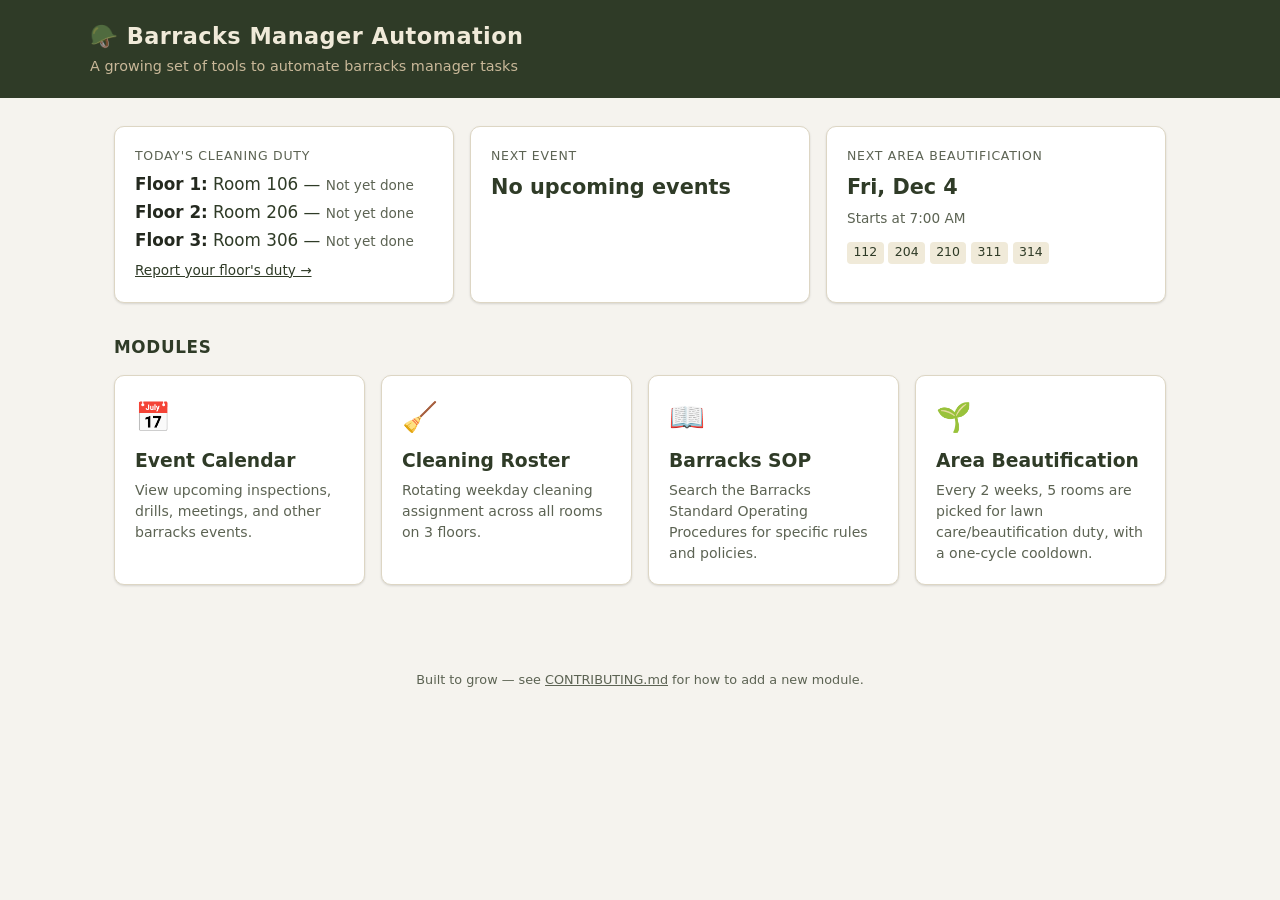
<file: index.html>
<!DOCTYPE html>
<html lang="en">
<head>
  <meta charset="UTF-8" />
  <meta name="viewport" content="width=device-width, initial-scale=1.0" />
  <title>Barracks Manager Automation</title>
  <link rel="stylesheet" href="assets/css/style.css" />
</head>
<body>
  <header class="site-header">
    <div class="header-inner">
      <div>
        <h1>🪖 Barracks Manager Automation</h1>
        <p class="tagline">A growing set of tools to automate barracks manager tasks</p>
      </div>
    </div>
  </header>

  <main>
    <div class="today-grid" id="todayGrid">
      <div class="card today-card">
        <p class="label">Today's cleaning duty</p>
        <ul class="duty-summary" id="todayDuty"><li>Loading…</li></ul>
      </div>
      <div class="card today-card">
        <p class="label">Next event</p>
        <p class="value" id="nextEventTitle">Loading…</p>
        <p class="sub" id="nextEventSub"></p>
      </div>
      <div class="card today-card">
        <p class="label">Next area beautification</p>
        <p class="value" id="beautDate">Loading…</p>
        <p class="sub" id="beautSub"></p>
        <div class="beaut-mini-pills" id="beautRooms"></div>
      </div>
    </div>

    <h2 class="section-title">Modules</h2>
    <div class="module-grid" id="moduleGrid"></div>
  </main>

  <footer class="site-footer">
    <p>Built to grow — see <a href="CONTRIBUTING.md">CONTRIBUTING.md</a> for how to add a new module.</p>
  </footer>

  <script src="modules/roster/roster-logic.js"></script>
  <script src="modules/beautification/beautification-logic.js"></script>
  <script src="assets/js/dashboard.js"></script>
</body>
</html>
</file>
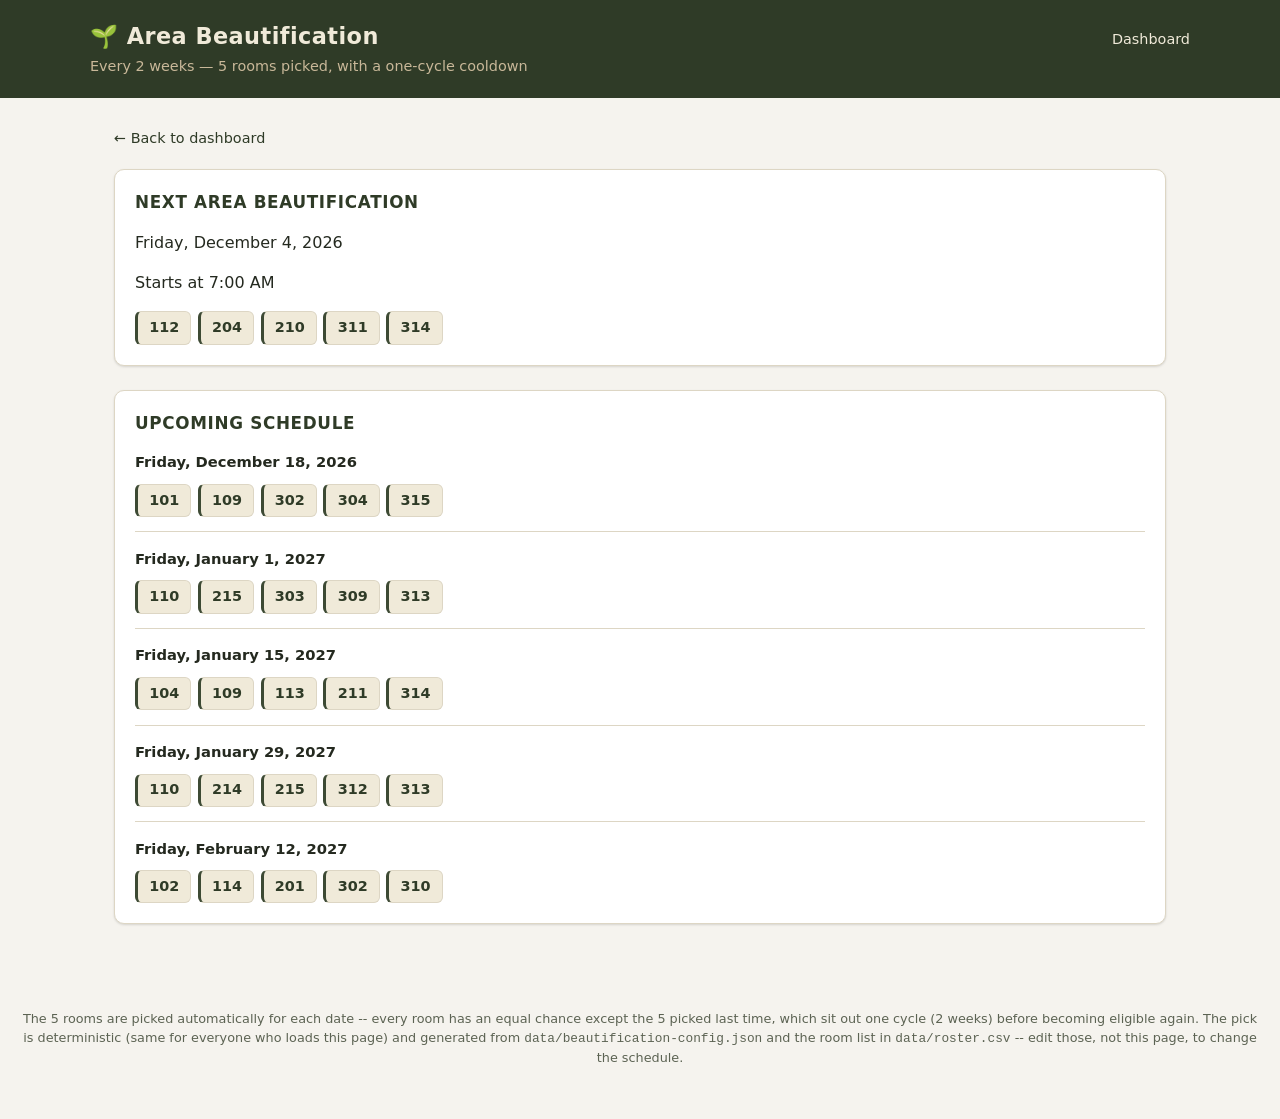
<file: modules/beautification/index.html>
<!DOCTYPE html>
<html lang="en">
<head>
  <meta charset="UTF-8" />
  <meta name="viewport" content="width=device-width, initial-scale=1.0" />
  <title>Area Beautification — Barracks Manager Automation</title>
  <link rel="stylesheet" href="../../assets/css/style.css" />
</head>
<body>
  <header class="site-header">
    <div class="header-inner">
      <div>
        <h1>🌱 Area Beautification</h1>
        <p class="tagline">Every 2 weeks — 5 rooms picked, with a one-cycle cooldown</p>
      </div>
      <nav><a href="../../index.html">Dashboard</a></nav>
    </div>
  </header>

  <main>
    <a class="back-link" href="../../index.html">&larr; Back to dashboard</a>

    <div class="card" style="margin-bottom:1.5rem;">
      <h2 class="section-title">Next area beautification</h2>
      <p class="value" id="beautNextDate">Loading…</p>
      <p class="sub" id="beautNextTime"></p>
      <div class="beaut-room-pills" id="beautNextRooms"></div>
    </div>

    <div class="card">
      <h2 class="section-title">Upcoming schedule</h2>
      <ul class="beaut-schedule-list" id="beautSchedule"></ul>
    </div>
  </main>

  <footer class="site-footer">
    <p>The 5 rooms are picked automatically for each date -- every room has an equal chance except the 5 picked last time, which sit out one cycle (2 weeks) before becoming eligible again. The pick is deterministic (same for everyone who loads this page) and generated from <code>data/beautification-config.json</code> and the room list in <code>data/roster.csv</code> -- edit those, not this page, to change the schedule.</p>
  </footer>

  <script src="beautification-logic.js"></script>
  <script src="beautification.js"></script>
</body>
</html>
</file>
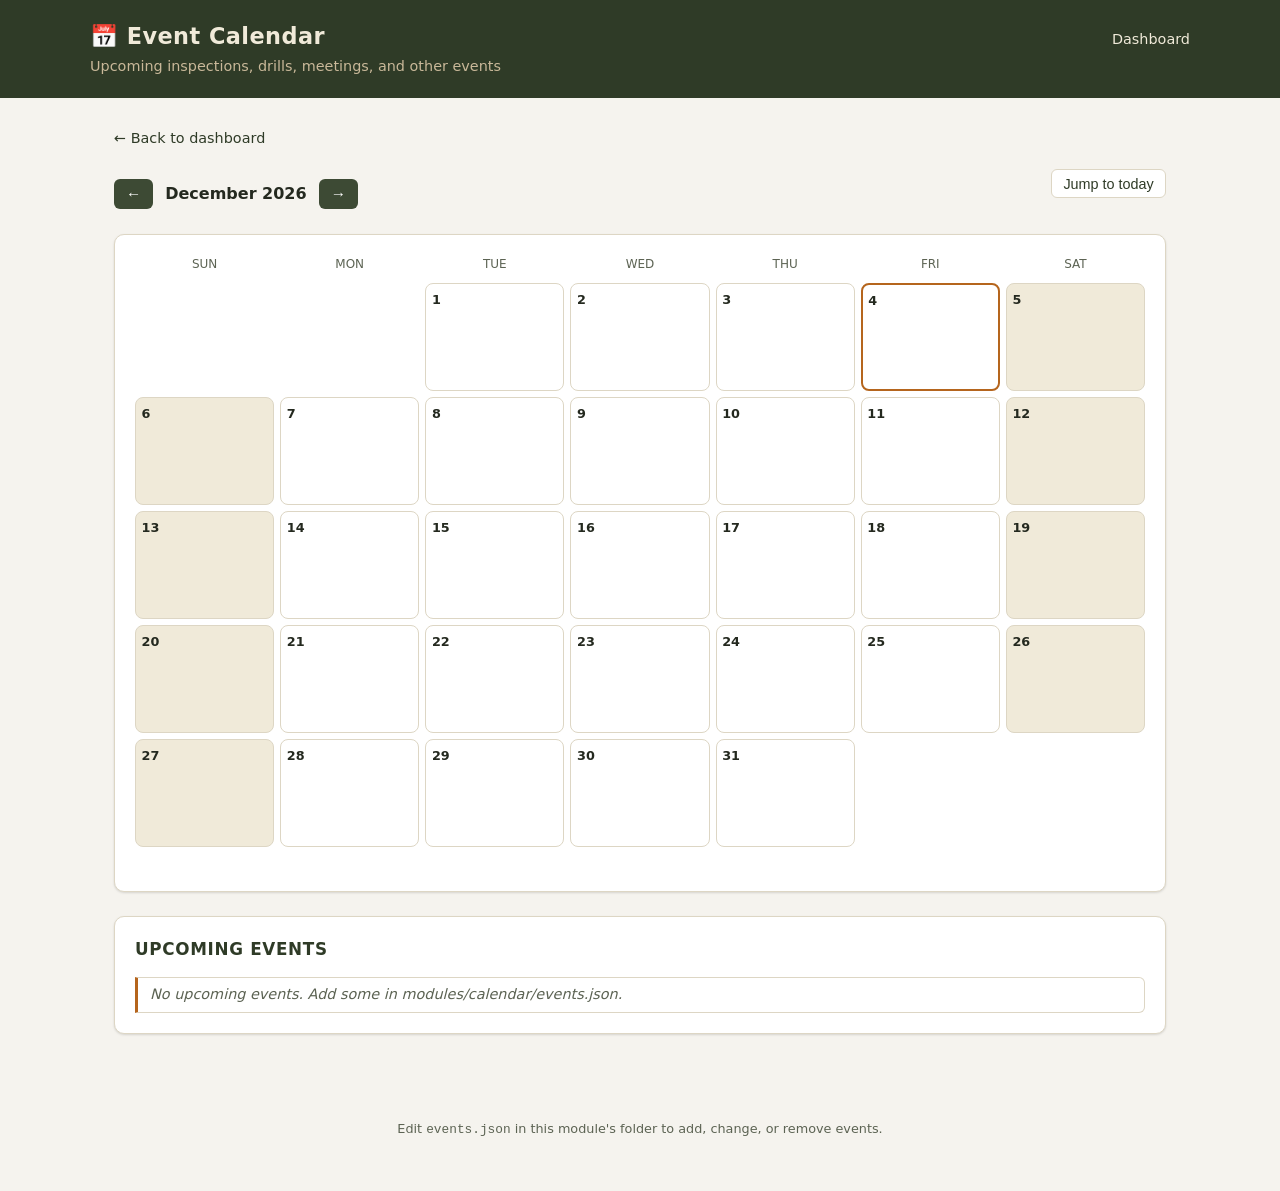
<file: modules/calendar/index.html>
<!DOCTYPE html>
<html lang="en">
<head>
  <meta charset="UTF-8" />
  <meta name="viewport" content="width=device-width, initial-scale=1.0" />
  <title>Event Calendar — Barracks Manager Automation</title>
  <link rel="stylesheet" href="../../assets/css/style.css" />
</head>
<body>
  <header class="site-header">
    <div class="header-inner">
      <div>
        <h1>📅 Event Calendar</h1>
        <p class="tagline">Upcoming inspections, drills, meetings, and other events</p>
      </div>
      <nav><a href="../../index.html">Dashboard</a></nav>
    </div>
  </header>

  <main>
    <a class="back-link" href="../../index.html">&larr; Back to dashboard</a>

    <div class="module-header">
      <div class="month-nav">
        <button id="prevMonth" aria-label="Previous month">&larr;</button>
        <span class="month-label" id="monthLabel"></span>
        <button id="nextMonth" aria-label="Next month">&rarr;</button>
      </div>
      <button id="todayBtn" class="back-link" style="border:1px solid var(--border); border-radius:6px; padding:0.35rem 0.7rem; background:var(--card-bg); cursor:pointer;">Jump to today</button>
    </div>

    <div class="card" style="margin-bottom:1.5rem;">
      <div class="calendar-grid" id="calendarGrid"></div>
    </div>

    <div id="detailPanel"></div>

    <div class="card">
      <h2 class="section-title">Upcoming events</h2>
      <ul class="event-list" id="upcomingList"></ul>
    </div>
  </main>

  <footer class="site-footer">
    <p>Edit <code>events.json</code> in this module's folder to add, change, or remove events.</p>
  </footer>

  <script src="calendar.js"></script>
</body>
</html>
</file>
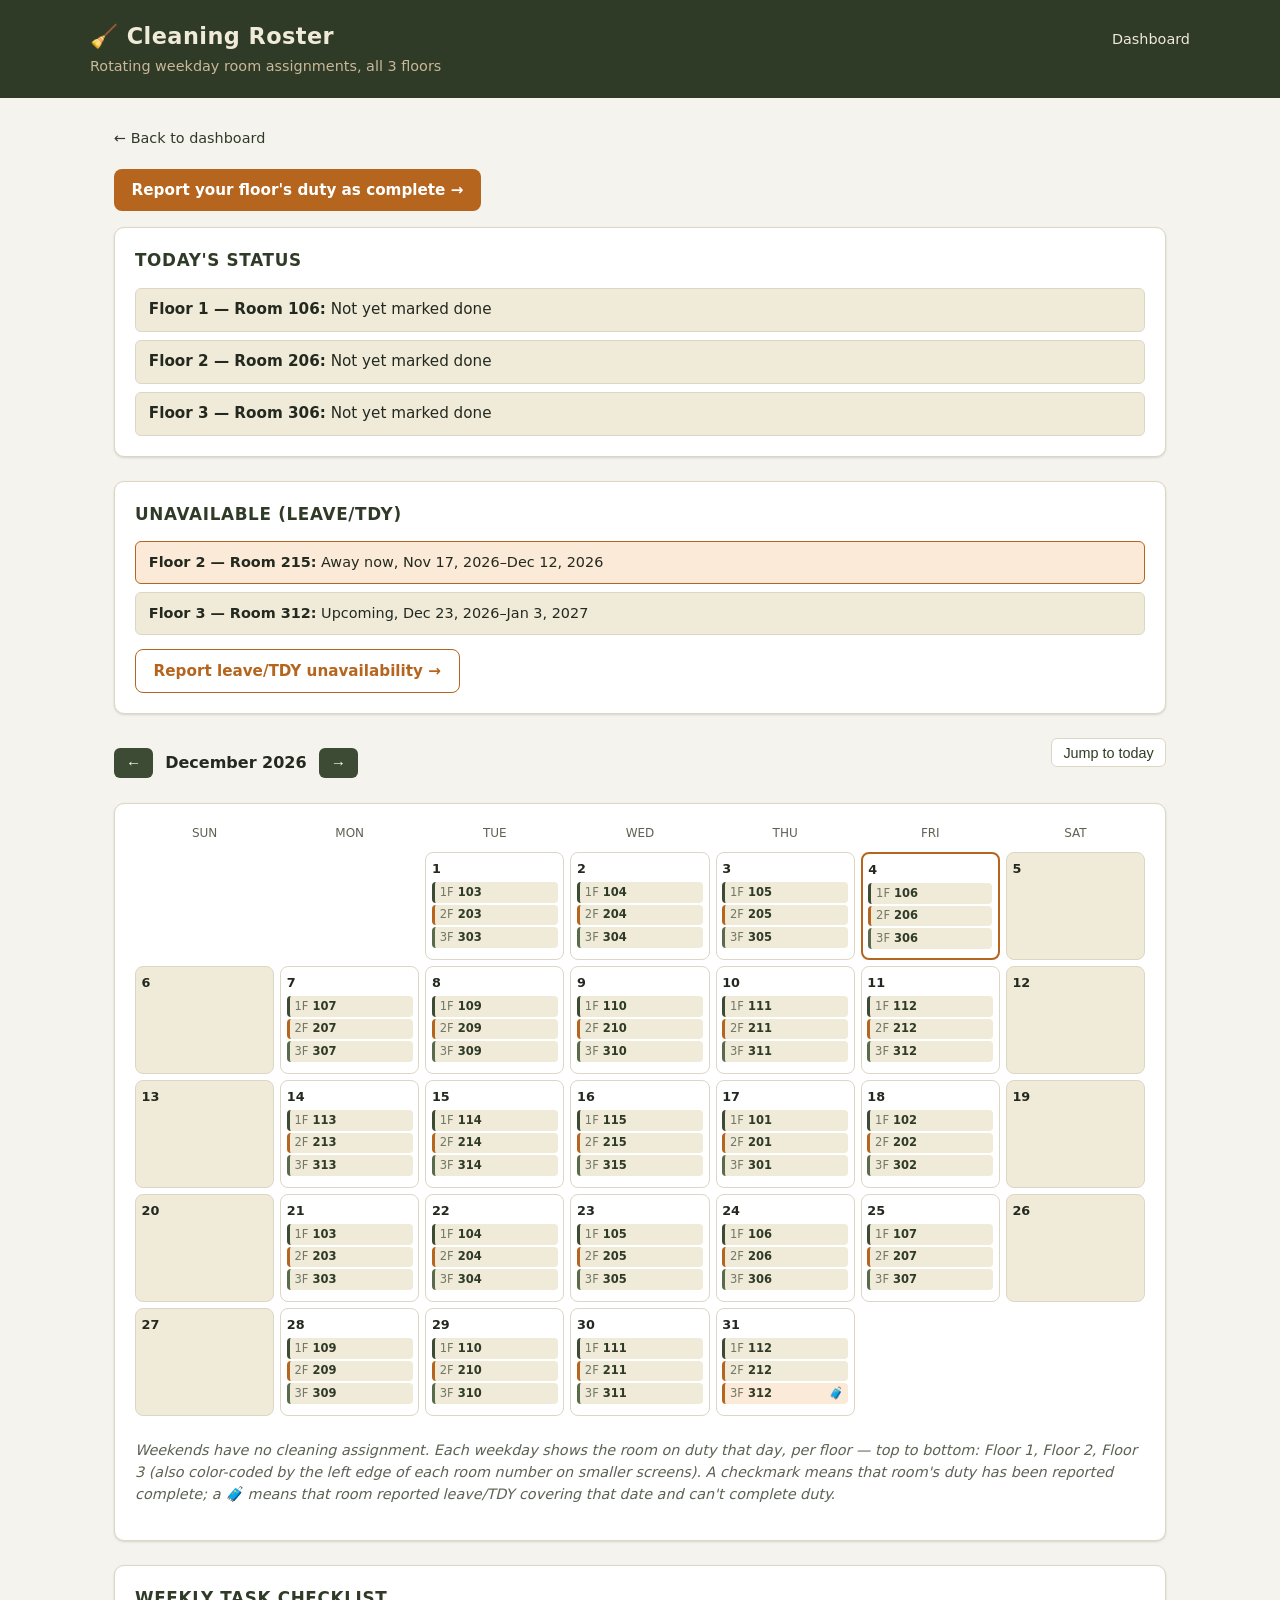
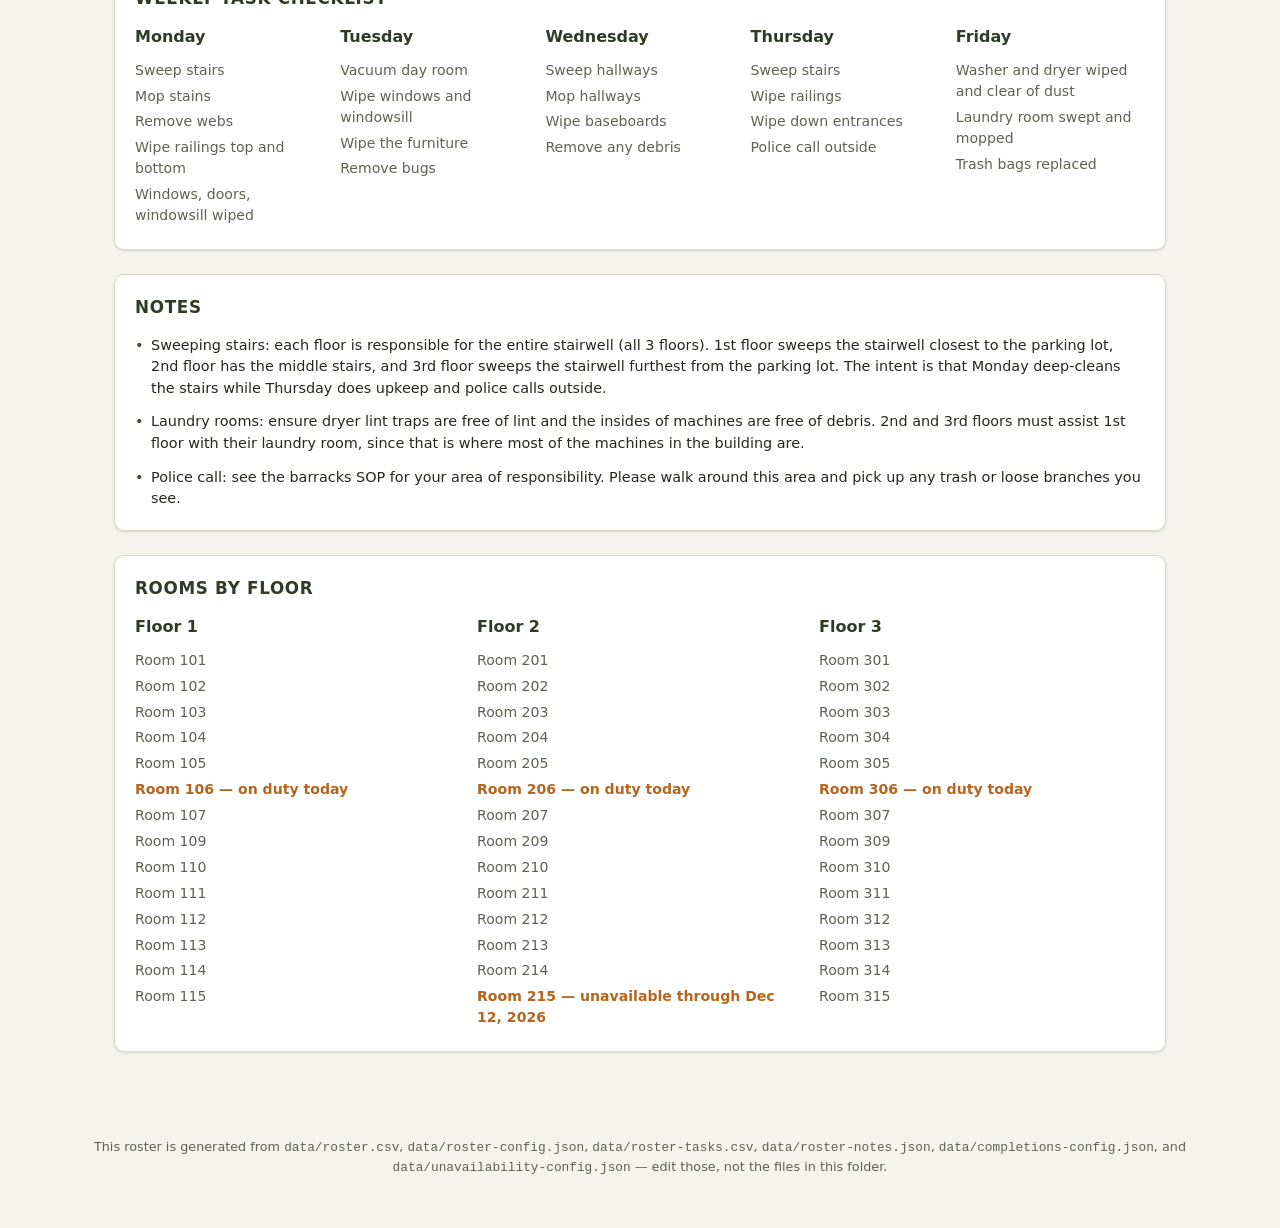
<file: modules/roster/index.html>
<!DOCTYPE html>
<html lang="en">
<head>
  <meta charset="UTF-8" />
  <meta name="viewport" content="width=device-width, initial-scale=1.0" />
  <title>Cleaning Roster — Barracks Manager Automation</title>
  <link rel="stylesheet" href="../../assets/css/style.css" />
</head>
<body>
  <header class="site-header">
    <div class="header-inner">
      <div>
        <h1>🧹 Cleaning Roster</h1>
        <p class="tagline">Rotating weekday room assignments, all 3 floors</p>
      </div>
      <nav><a href="../../index.html">Dashboard</a></nav>
    </div>
  </header>

  <main>
    <a class="back-link" href="../../index.html">&larr; Back to dashboard</a>

    <div id="reportLinkWrap" style="margin-bottom:1rem;"></div>

    <div class="card" style="margin-bottom:1.5rem;">
      <h2 class="section-title">Today's status</h2>
      <ul class="today-status-list" id="todayStatusList"></ul>
    </div>

    <div class="card" style="margin-bottom:1.5rem;">
      <h2 class="section-title">Unavailable (leave/TDY)</h2>
      <ul class="unavailable-list" id="unavailableList"></ul>
      <div id="reportUnavailableWrap" style="margin-top:0.9rem;"></div>
    </div>

    <div class="module-header">
      <div class="month-nav">
        <button id="prevMonth" aria-label="Previous month">&larr;</button>
        <span class="month-label" id="monthLabel"></span>
        <button id="nextMonth" aria-label="Next month">&rarr;</button>
      </div>
      <button id="todayBtn" class="back-link" style="border:1px solid var(--border); border-radius:6px; padding:0.35rem 0.7rem; background:var(--card-bg); cursor:pointer;">Jump to today</button>
    </div>

    <div class="card" style="margin-bottom:1.5rem;">
      <div class="calendar-grid" id="calendarGrid"></div>
      <p class="empty-state" style="margin-top:0.5rem;">Weekends have no cleaning assignment. Each weekday shows the room on duty that day, per floor — top to bottom: Floor 1, Floor 2, Floor 3 (also color-coded by the left edge of each room number on smaller screens). A checkmark means that room's duty has been reported complete; a 🧳 means that room reported leave/TDY covering that date and can't complete duty.</p>
    </div>

    <div class="card" style="margin-bottom:1.5rem;">
      <h2 class="section-title">Weekly task checklist</h2>
      <div class="floor-columns" id="taskGrid"></div>
    </div>

    <div class="card" style="margin-bottom:1.5rem;">
      <h2 class="section-title">Notes</h2>
      <ul class="notes-list" id="notesList"></ul>
    </div>

    <div class="card">
      <h2 class="section-title">Rooms by floor</h2>
      <div class="floor-columns" id="floorColumns"></div>
    </div>
  </main>

  <footer class="site-footer">
    <p>This roster is generated from <code>data/roster.csv</code>, <code>data/roster-config.json</code>, <code>data/roster-tasks.csv</code>, <code>data/roster-notes.json</code>, <code>data/completions-config.json</code>, and <code>data/unavailability-config.json</code> — edit those, not the files in this folder.</p>
  </footer>

  <script src="roster-logic.js"></script>
  <script src="roster.js"></script>
</body>
</html>
</file>
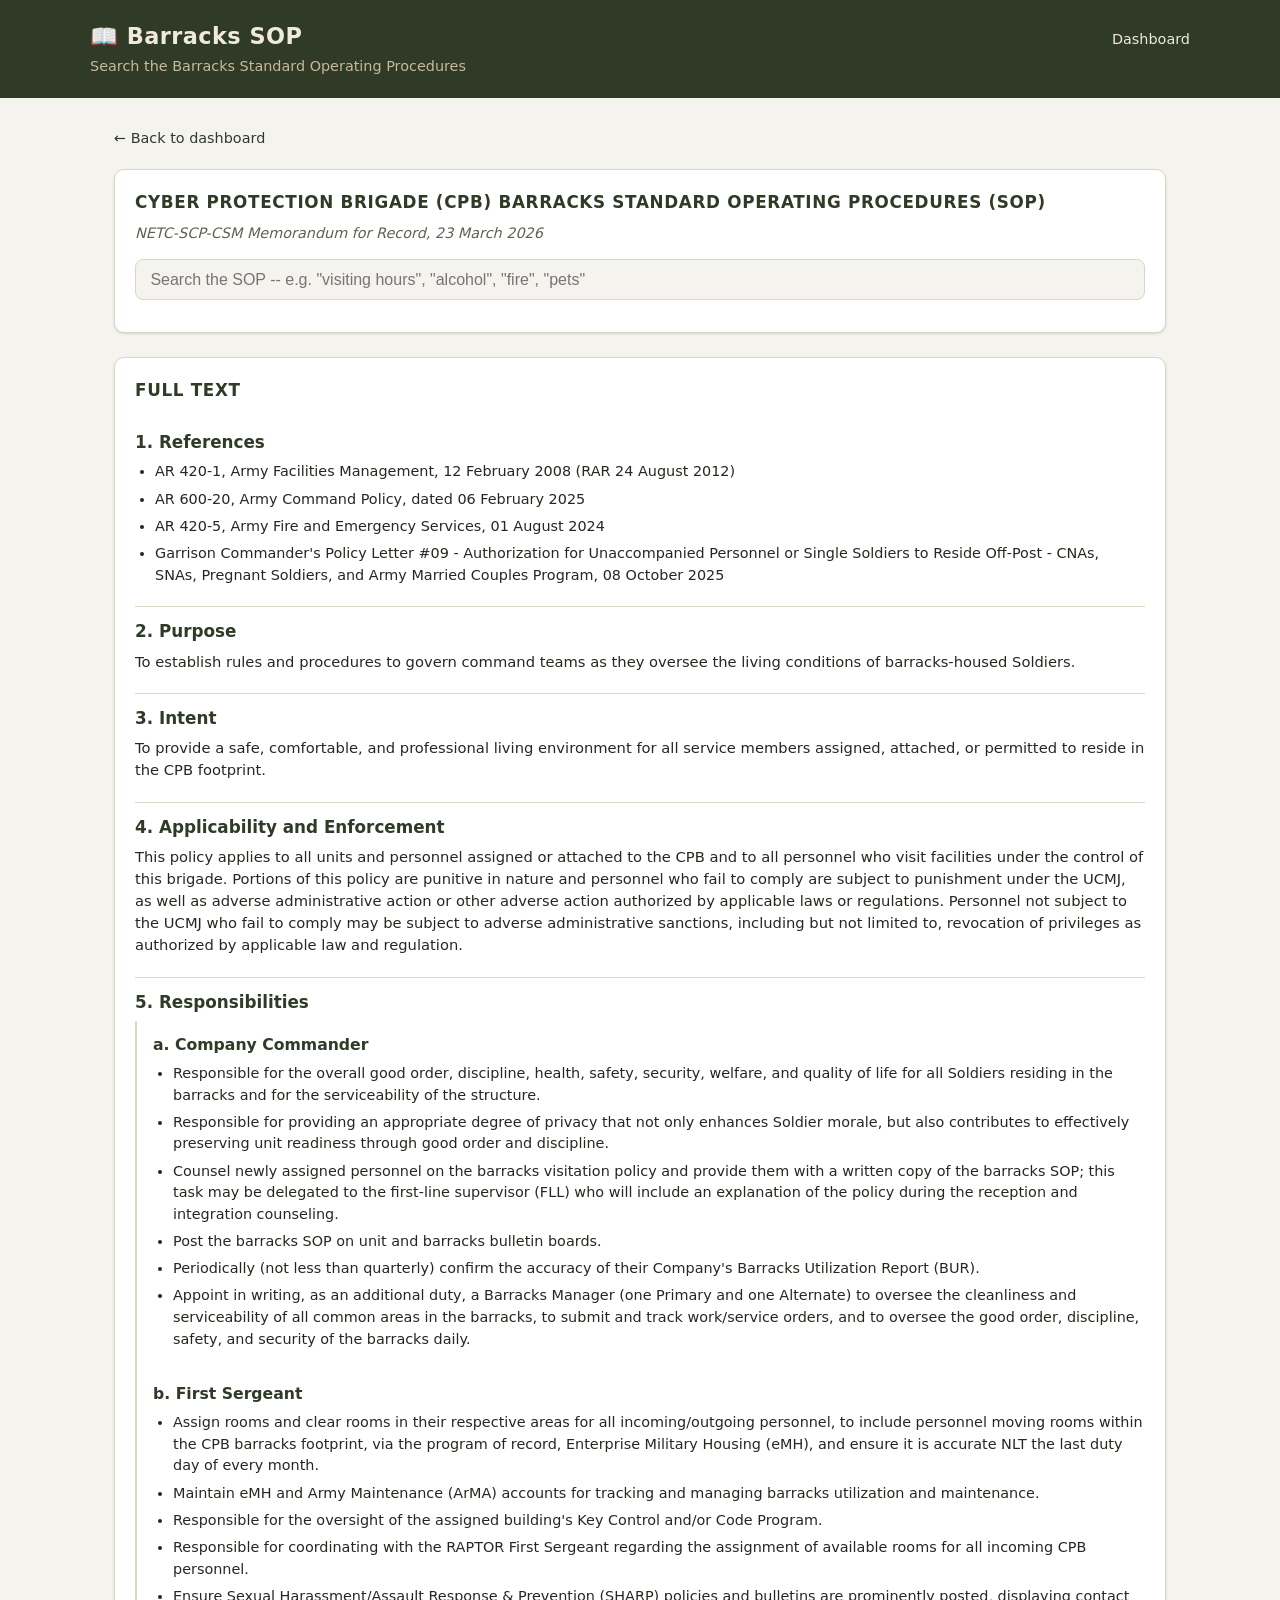
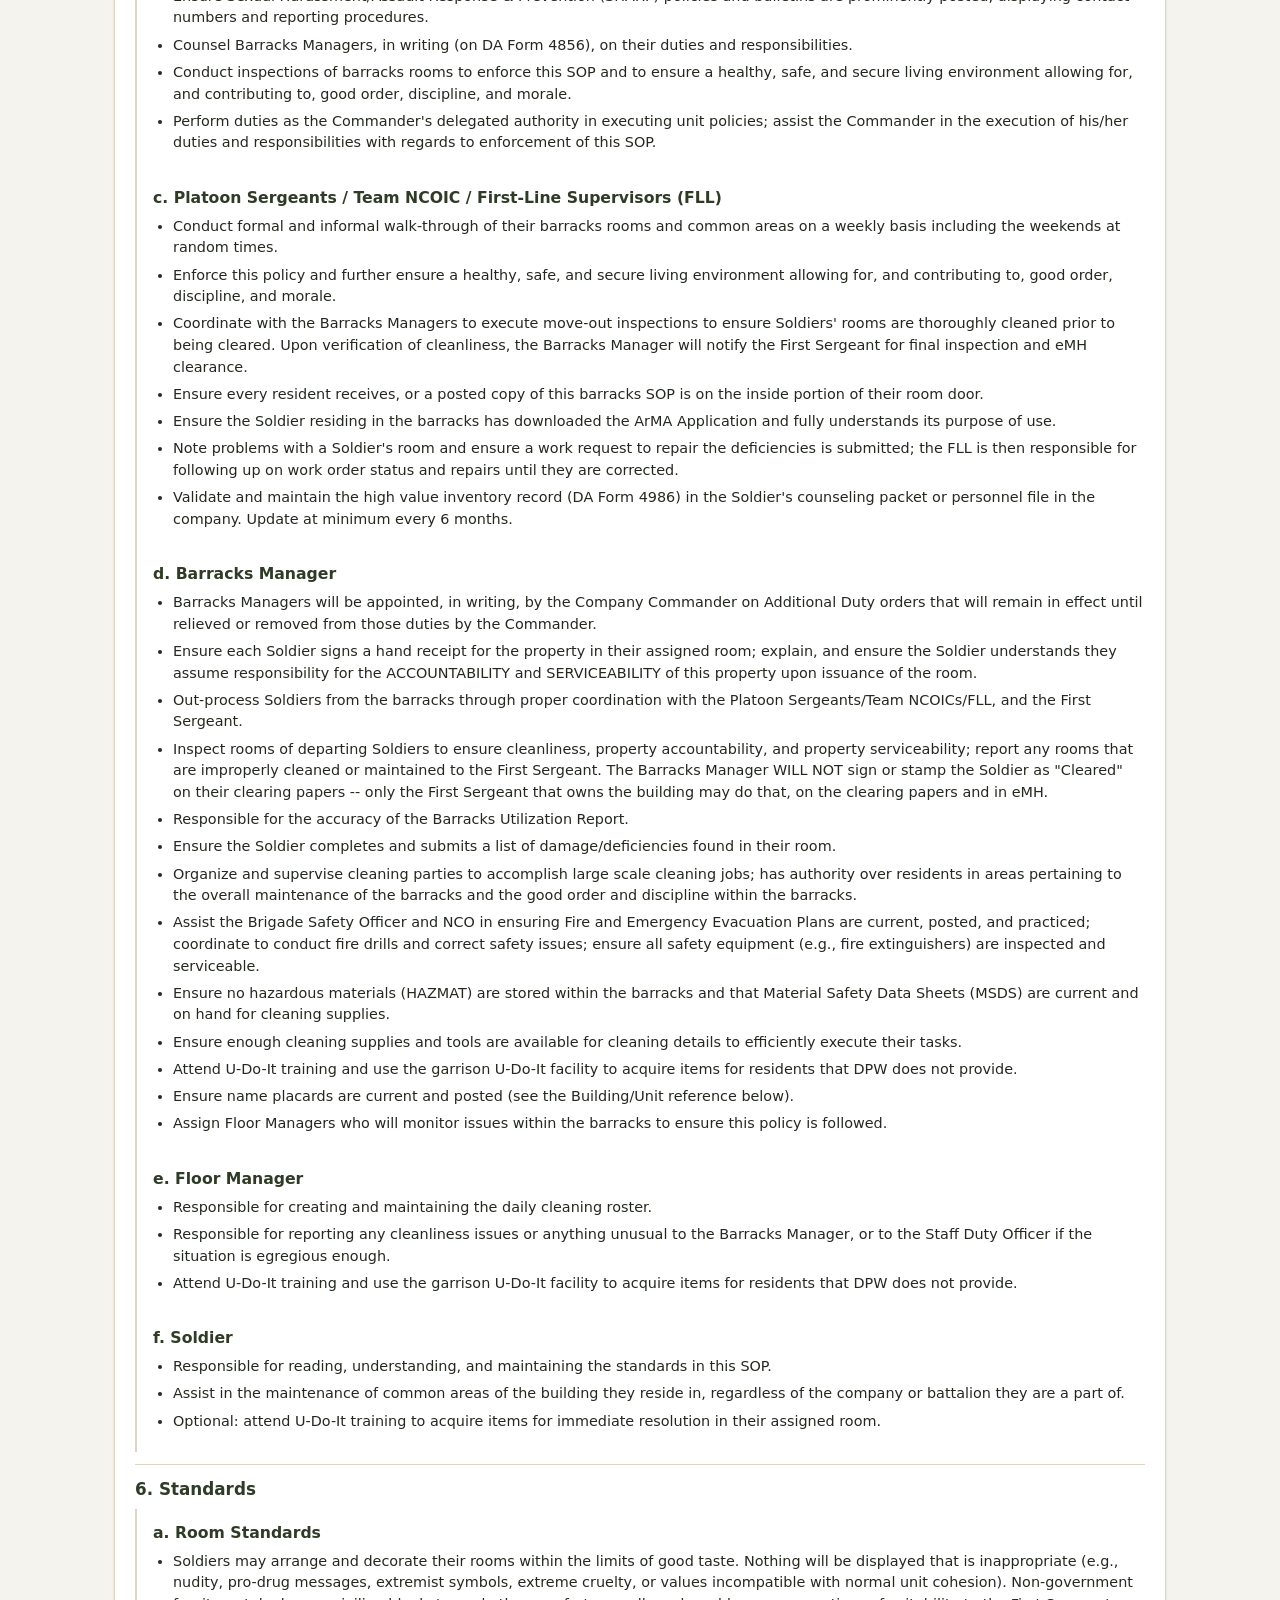
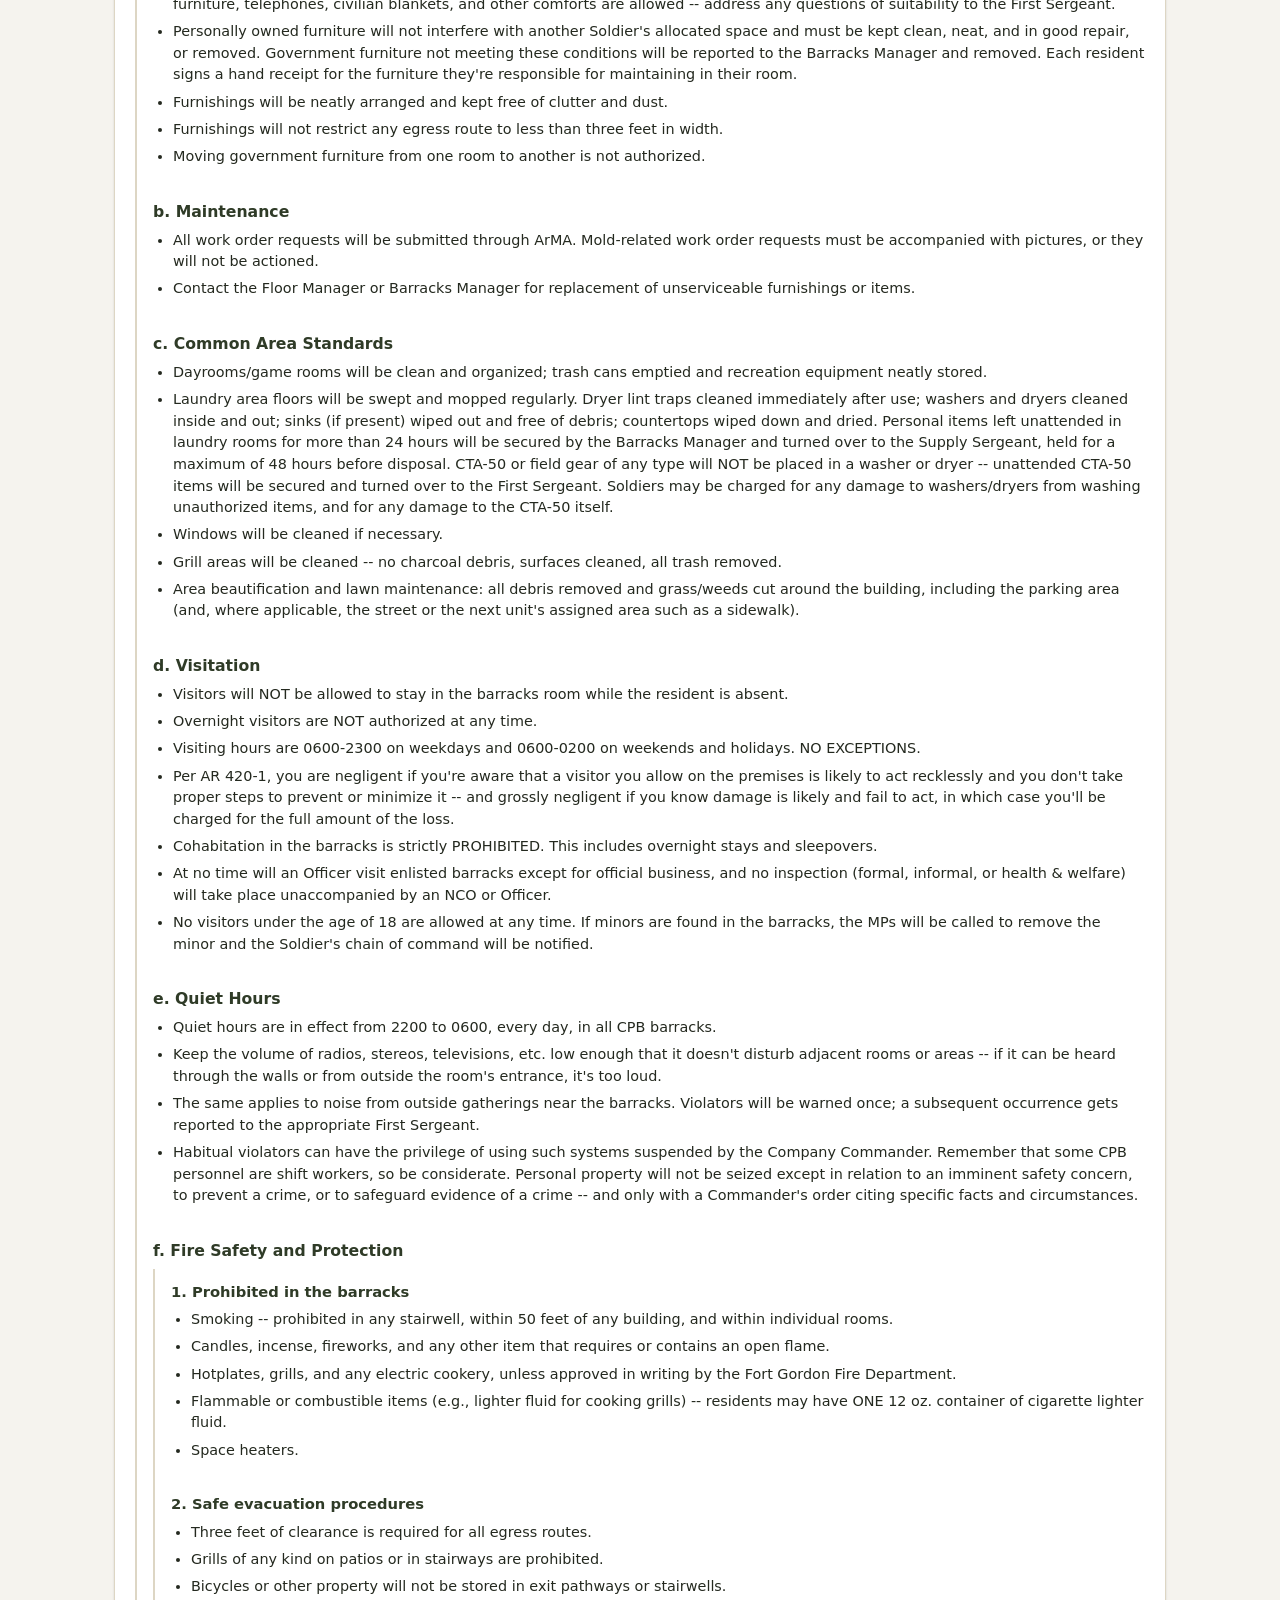
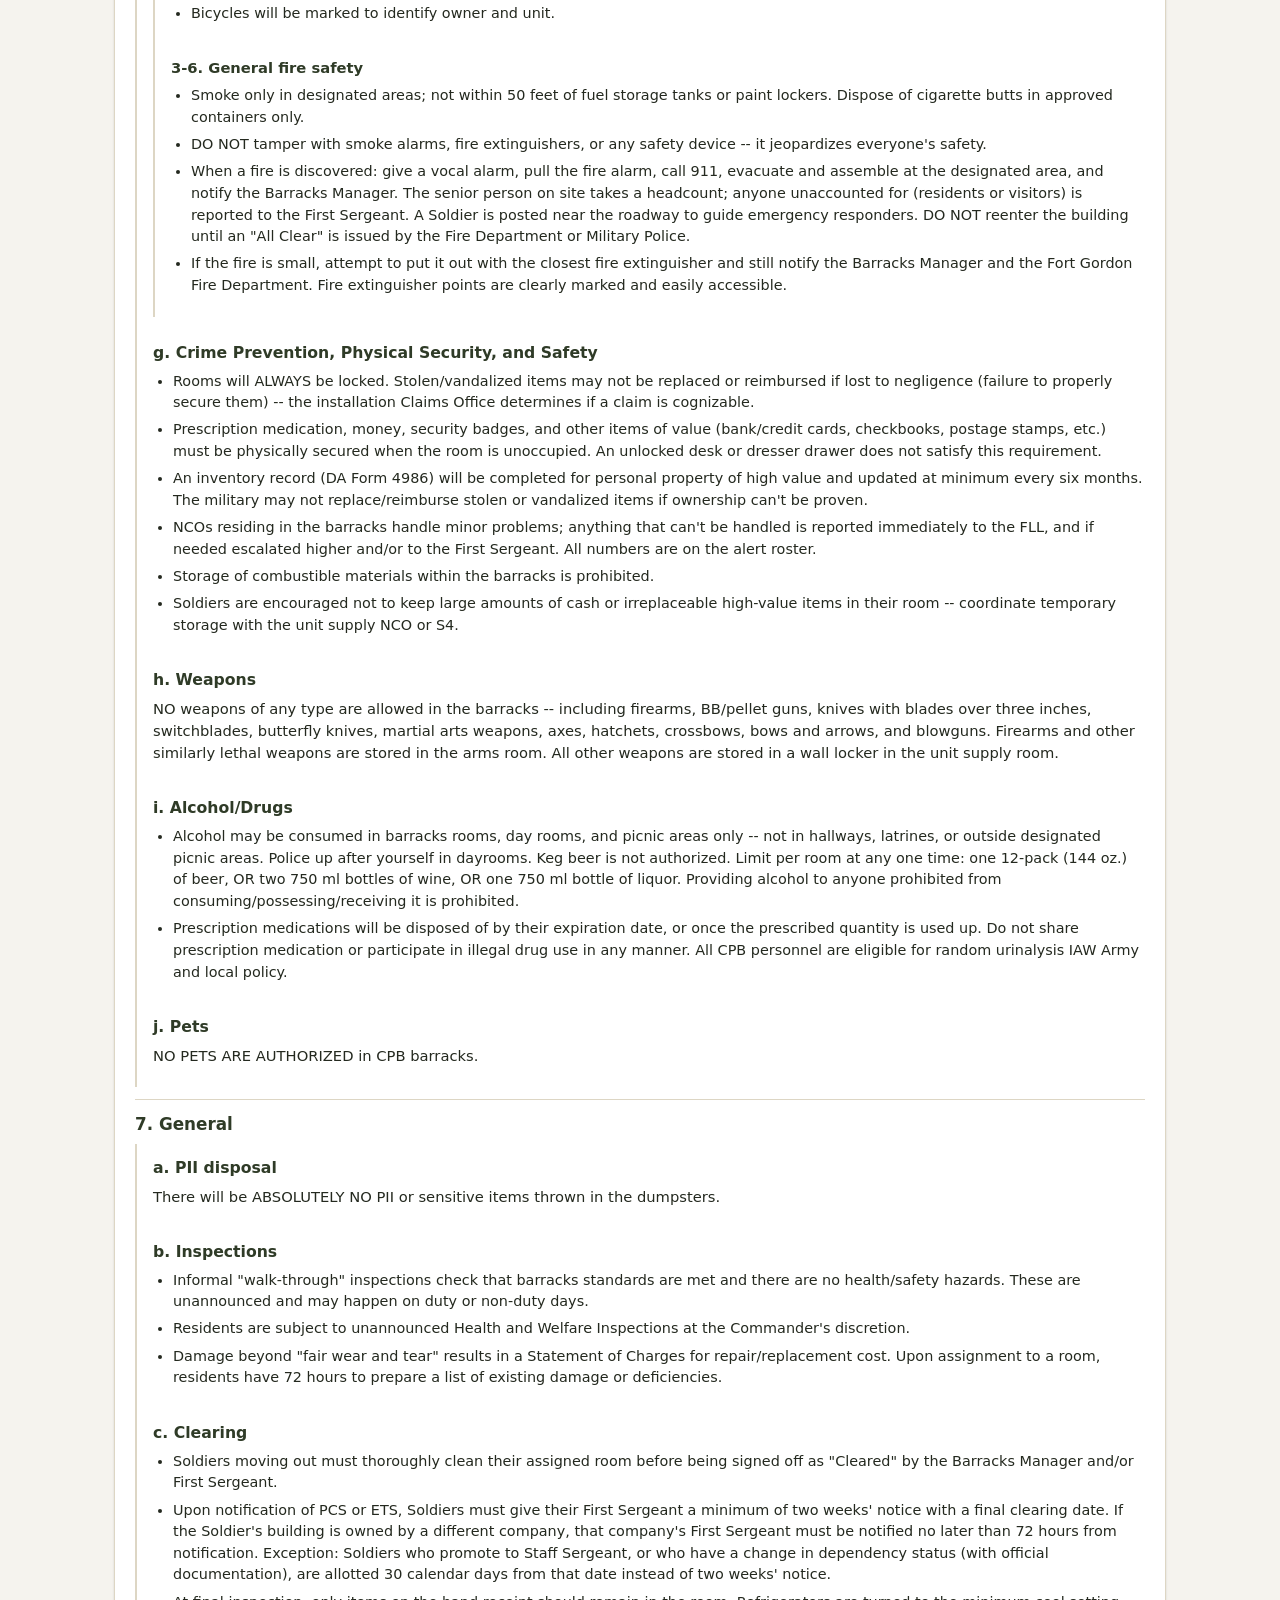
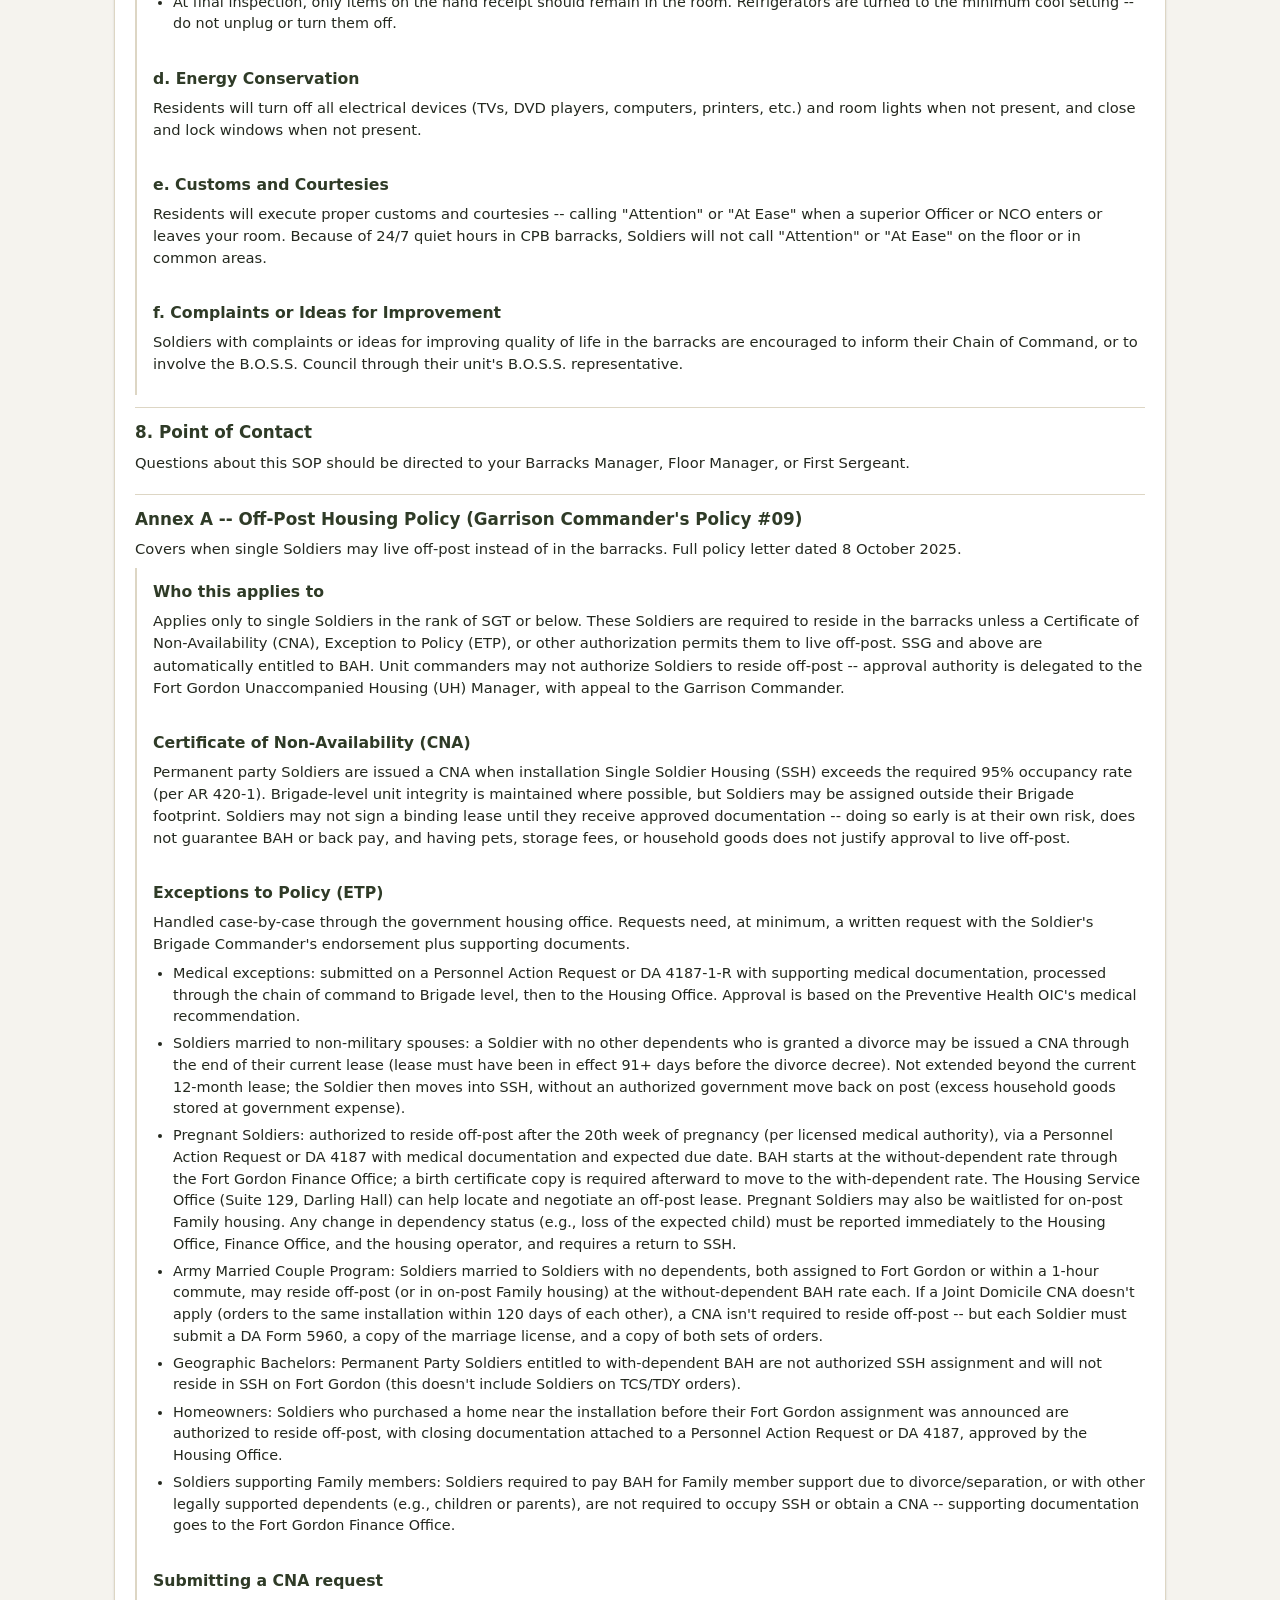
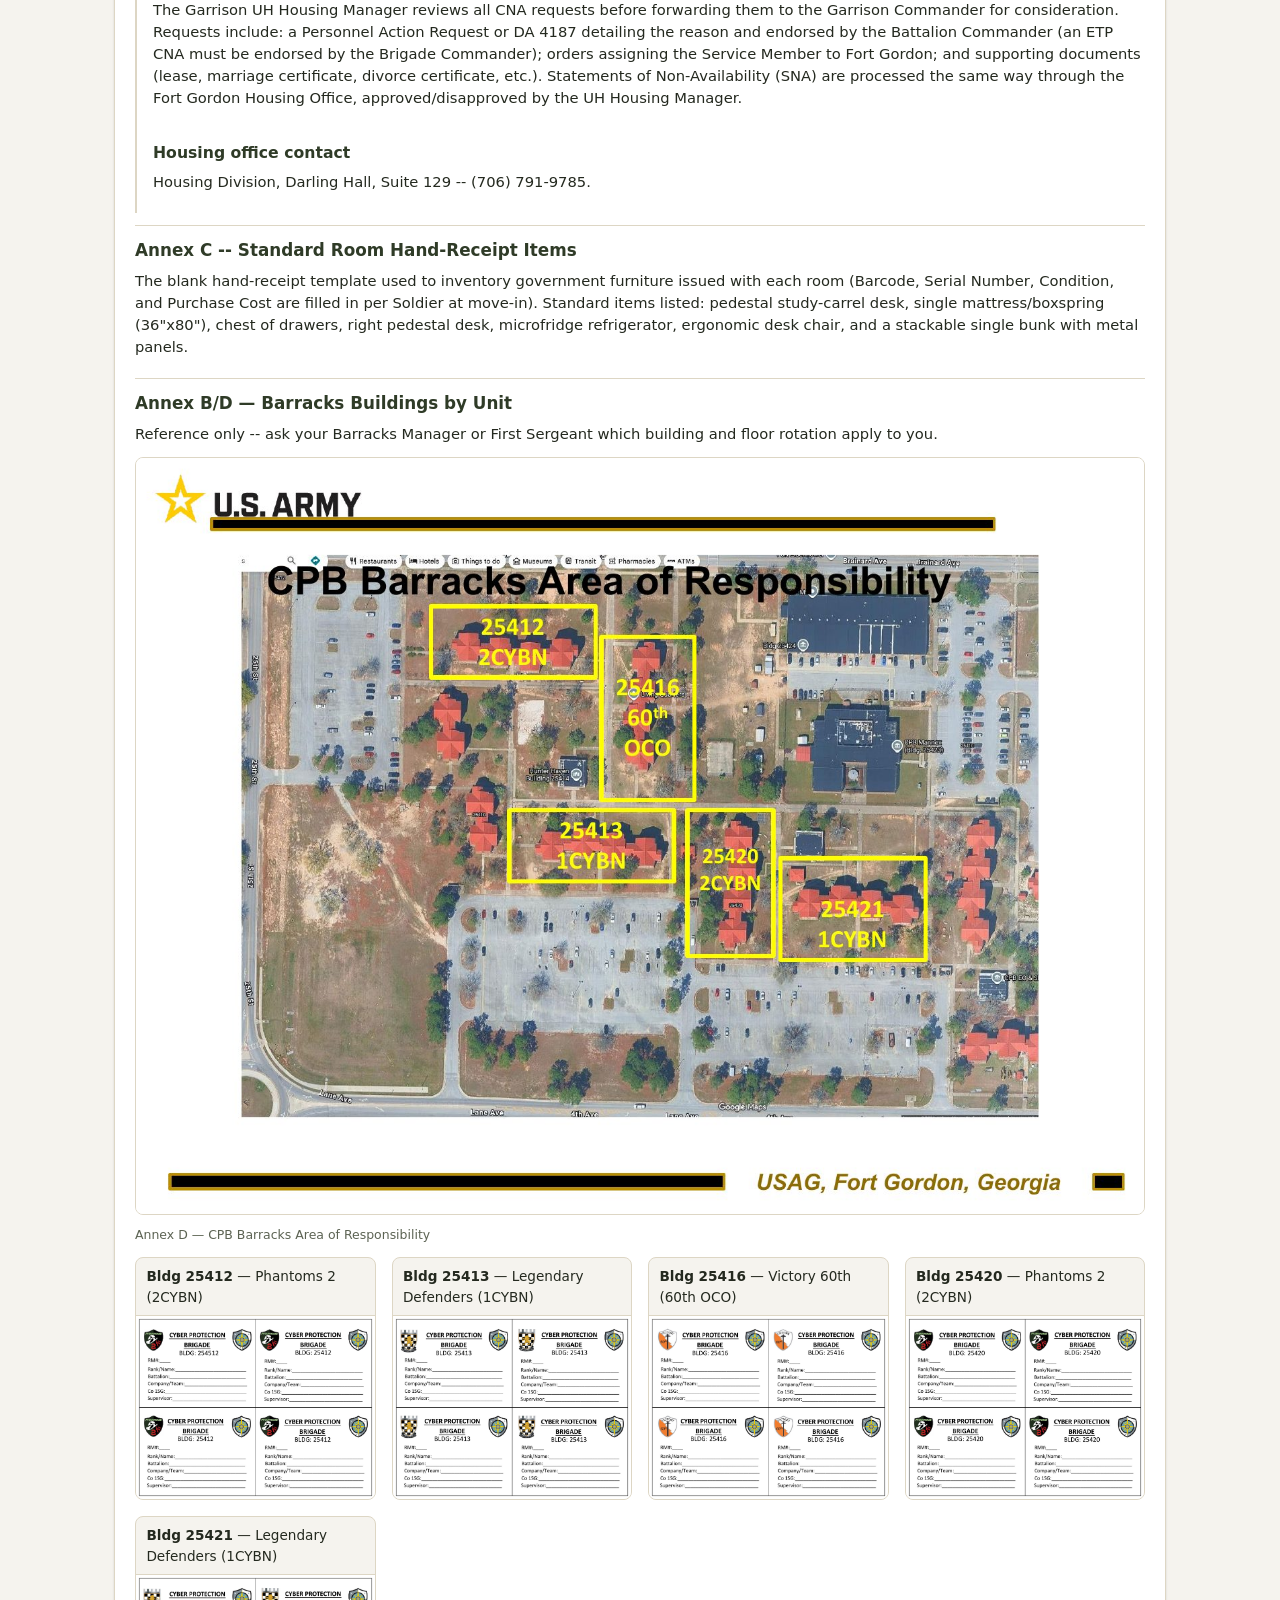
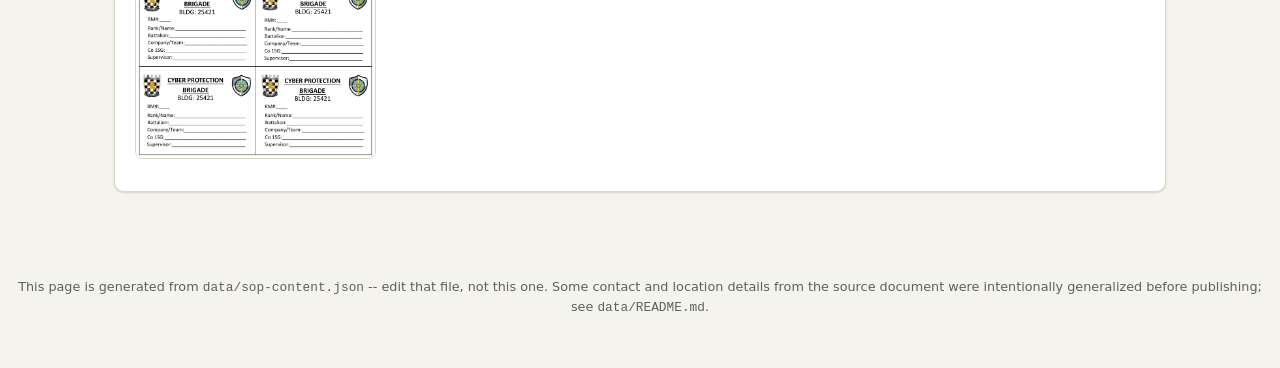
<file: modules/sop/index.html>
<!DOCTYPE html>
<html lang="en">
<head>
  <meta charset="UTF-8" />
  <meta name="viewport" content="width=device-width, initial-scale=1.0" />
  <title>Barracks SOP — Barracks Manager Automation</title>
  <link rel="stylesheet" href="../../assets/css/style.css" />
</head>
<body>
  <header class="site-header">
    <div class="header-inner">
      <div>
        <h1>📖 Barracks SOP</h1>
        <p class="tagline">Search the Barracks Standard Operating Procedures</p>
      </div>
      <nav><a href="../../index.html">Dashboard</a></nav>
    </div>
  </header>

  <main>
    <a class="back-link" href="../../index.html">&larr; Back to dashboard</a>

    <div class="card" style="margin-bottom:1.5rem;">
      <h2 class="section-title" id="sopTitle">Barracks SOP</h2>
      <p class="empty-state" id="sopSourceDoc" style="margin-top:-0.4rem;"></p>

      <div class="sop-search-wrap">
        <input
          type="search"
          id="sopSearch"
          class="sop-search-input"
          placeholder="Search the SOP -- e.g. &quot;visiting hours&quot;, &quot;alcohol&quot;, &quot;fire&quot;, &quot;pets&quot;"
          autocomplete="off"
        />
        <p class="sop-search-hint" id="sopSearchHint"></p>
      </div>

      <ul class="sop-results-list" id="sopResults" hidden></ul>
    </div>

    <div class="card" id="sopOutlineCard">
      <h2 class="section-title">Full text</h2>
      <div id="sopOutline"></div>
    </div>
  </main>

  <footer class="site-footer">
    <p>This page is generated from <code>data/sop-content.json</code> -- edit that file, not this one. Some contact and location details from the source document were intentionally generalized before publishing; see <code>data/README.md</code>.</p>
  </footer>

  <script src="sop.js"></script>
</body>
</html>
</file>
<file: assets/css/style.css>
/* ============================================================
   Barracks Manager Automation — shared stylesheet
   Loaded by index.html and every module page.
   ============================================================ */

:root {
  --olive-dark: #2f3b27;
  --olive: #3d4a34;
  --olive-light: #5a6b4c;
  --tan: #c9b899;
  --tan-light: #f0ead9;
  --bg: #f5f3ee;
  --card-bg: #ffffff;
  --ink: #24291f;
  --ink-muted: #5c6353;
  --border: #ddd6c4;
  --accent: #b5651d;
  --danger: #a13d3d;
  --success: #2e7d4f;
  --success-bg: #e3f0e7;
  --warn: #b5651d;
  --warn-bg: #faead7;
  --radius: 10px;
  --shadow: 0 1px 3px rgba(0, 0, 0, 0.08), 0 1px 2px rgba(0, 0, 0, 0.06);
  --shadow-hover: 0 4px 14px rgba(0, 0, 0, 0.12);
}

* {
  box-sizing: border-box;
}

html, body {
  margin: 0;
  padding: 0;
}

body {
  font-family: "Segoe UI", system-ui, -apple-system, Roboto, Helvetica, Arial, sans-serif;
  background: var(--bg);
  color: var(--ink);
  line-height: 1.5;
}

a {
  color: var(--olive-dark);
}

.site-header {
  background: var(--olive-dark);
  color: var(--tan-light);
  padding: 1.25rem 1.5rem;
}

.site-header .header-inner {
  max-width: 1100px;
  margin: 0 auto;
  display: flex;
  align-items: baseline;
  justify-content: space-between;
  flex-wrap: wrap;
  gap: 0.5rem;
}

.site-header h1 {
  margin: 0;
  font-size: 1.4rem;
  letter-spacing: 0.02em;
}

.site-header .tagline {
  margin: 0.15rem 0 0;
  color: var(--tan);
  font-size: 0.9rem;
}

.site-header nav a {
  color: var(--tan-light);
  text-decoration: none;
  font-size: 0.9rem;
  border-bottom: 1px solid transparent;
}

.site-header nav a:hover {
  border-bottom-color: var(--tan);
}

main {
  max-width: 1100px;
  margin: 0 auto;
  padding: 1.75rem 1.5rem 3rem;
}

.card {
  background: var(--card-bg);
  border: 1px solid var(--border);
  border-radius: var(--radius);
  box-shadow: var(--shadow);
  padding: 1.25rem;
}

.section-title {
  font-size: 1.05rem;
  text-transform: uppercase;
  letter-spacing: 0.04em;
  color: var(--olive-dark);
  margin: 0 0 0.9rem;
}

.today-grid {
  display: grid;
  grid-template-columns: repeat(auto-fit, minmax(240px, 1fr));
  gap: 1rem;
  margin-bottom: 2rem;
}

.today-card .label {
  font-size: 0.78rem;
  text-transform: uppercase;
  letter-spacing: 0.06em;
  color: var(--ink-muted);
  margin: 0 0 0.4rem;
}

.today-card .value {
  font-size: 1.3rem;
  font-weight: 600;
  color: var(--olive-dark);
  margin: 0;
}

.today-card .sub {
  font-size: 0.85rem;
  color: var(--ink-muted);
  margin-top: 0.3rem;
}

.duty-summary {
  list-style: none;
  margin: 0;
  padding: 0;
  display: flex;
  flex-direction: column;
  gap: 0.2rem;
}

.duty-summary li {
  font-size: 1.05rem;
  color: var(--olive-dark);
}

.duty-summary li strong {
  color: var(--ink);
}

.duty-summary .mini-done {
  color: var(--success);
  font-weight: 600;
  font-size: 0.85rem;
}

.duty-summary .mini-pending {
  color: var(--ink-muted);
  font-size: 0.85rem;
}

.duty-summary .mini-unavailable {
  color: var(--warn);
  font-weight: 600;
  font-size: 0.85rem;
}

.duty-summary li a {
  font-size: 0.85rem;
}

.module-grid {
  display: grid;
  grid-template-columns: repeat(auto-fit, minmax(220px, 1fr));
  gap: 1rem;
}

.module-card {
  display: block;
  text-decoration: none;
  color: inherit;
  transition: box-shadow 0.15s ease, transform 0.15s ease;
}

.module-card:hover {
  box-shadow: var(--shadow-hover);
  transform: translateY(-2px);
}

.module-card .icon {
  font-size: 1.8rem;
  display: block;
  margin-bottom: 0.5rem;
}

.module-card h3 {
  margin: 0 0 0.3rem;
  color: var(--olive-dark);
}

.module-card p {
  margin: 0;
  font-size: 0.88rem;
  color: var(--ink-muted);
}

.back-link {
  display: inline-block;
  margin-bottom: 1.25rem;
  font-size: 0.9rem;
  text-decoration: none;
  color: var(--olive-dark);
}

.back-link:hover {
  text-decoration: underline;
}

.module-header {
  display: flex;
  align-items: center;
  justify-content: space-between;
  flex-wrap: wrap;
  gap: 0.75rem;
  margin-bottom: 1rem;
}

.month-nav {
  display: flex;
  align-items: center;
  gap: 0.75rem;
}

.month-nav button {
  background: var(--olive);
  color: #fff;
  border: none;
  border-radius: 6px;
  padding: 0.4rem 0.75rem;
  cursor: pointer;
  font-size: 0.95rem;
}

.month-nav button:hover {
  background: var(--olive-dark);
}

.month-nav .month-label {
  font-weight: 600;
  min-width: 11ch;
  text-align: center;
}

.calendar-grid {
  display: grid;
  grid-template-columns: repeat(7, minmax(0, 1fr));
  gap: 6px;
  margin-bottom: 1.5rem;
}

.calendar-grid .dow {
  text-align: center;
  font-size: 0.75rem;
  text-transform: uppercase;
  color: var(--ink-muted);
  padding-bottom: 0.25rem;
}

.day-cell {
  min-height: 108px;
  min-width: 0;
  background: var(--card-bg);
  border: 1px solid var(--border);
  border-radius: 8px;
  padding: 0.35rem;
  font-size: 0.8rem;
  position: relative;
  display: flex;
  flex-direction: column;
  gap: 0.25rem;
}

.day-cell.empty {
  background: transparent;
  border-color: transparent;
}

.day-cell.weekend {
  background: var(--tan-light);
}

.day-cell.today {
  border-color: var(--accent);
  border-width: 2px;
}

.day-cell .date-num {
  font-weight: 600;
  color: var(--ink);
}

.day-cell.has-event {
  cursor: pointer;
}

.day-cell.has-event:hover {
  box-shadow: var(--shadow-hover);
}

.event-dot {
  display: inline-block;
  width: 7px;
  height: 7px;
  border-radius: 50%;
  background: var(--accent);
  margin-right: 4px;
}

.event-title-mini {
  font-size: 0.7rem;
  color: var(--ink-muted);
  overflow: hidden;
  text-overflow: ellipsis;
  white-space: nowrap;
}

.room-assignment {
  font-size: 0.72rem;
  color: var(--olive-dark);
  background: var(--tan-light);
  border-radius: 4px;
  padding: 0.1rem 0.3rem;
  border-left: 3px solid var(--olive);
  display: flex;
  align-items: baseline;
  gap: 0.25rem;
  white-space: nowrap;
  overflow: hidden;
  max-width: 100%;
  min-width: 0;
}

.room-assignment.floor-1 { border-left-color: var(--olive); }
.room-assignment.floor-2 { border-left-color: var(--accent); }
.room-assignment.floor-3 { border-left-color: var(--olive-light); }

.room-assignment .floor-tag {
  opacity: 0.65;
  flex-shrink: 0;
}

.room-assignment .room-num {
  font-weight: 600;
  flex-shrink: 0;
}

.room-assignment.is-done {
  background: var(--success-bg);
  border-left-color: var(--success);
}

.room-assignment.is-unavailable {
  background: var(--warn-bg);
  border-left-color: var(--warn);
}

.room-assignment .done-check {
  color: var(--success);
  font-weight: 700;
  margin-left: auto;
  flex-shrink: 0;
}

.room-assignment .unavailable-flag {
  margin-left: auto;
  flex-shrink: 0;
}

.duty-list {
  display: flex;
  flex-direction: column;
  gap: 2px;
  min-width: 0;
}

.detail-panel {
  border: 1px solid var(--border);
  border-radius: var(--radius);
  padding: 1rem 1.25rem;
  background: var(--card-bg);
  margin-bottom: 1.5rem;
}

.detail-panel h3 {
  margin: 0 0 0.3rem;
  color: var(--olive-dark);
}

.detail-panel .detail-date {
  font-size: 0.8rem;
  color: var(--ink-muted);
  margin-bottom: 0.5rem;
}

.event-list {
  list-style: none;
  margin: 0;
  padding: 0;
  display: flex;
  flex-direction: column;
  gap: 0.6rem;
}

.event-list li {
  border-left: 3px solid var(--accent);
  padding: 0.4rem 0.75rem;
  background: var(--card-bg);
  border-radius: 0 6px 6px 0;
  border-top: 1px solid var(--border);
  border-right: 1px solid var(--border);
  border-bottom: 1px solid var(--border);
}

.event-list .ev-date {
  font-size: 0.75rem;
  color: var(--ink-muted);
  text-transform: uppercase;
  letter-spacing: 0.03em;
}

.event-list .ev-title {
  font-weight: 600;
  color: var(--ink);
}

.floor-columns {
  display: grid;
  grid-template-columns: repeat(auto-fit, minmax(180px, 1fr));
  gap: 1rem;
}

.floor-columns h4 {
  margin: 0 0 0.5rem;
  color: var(--olive-dark);
}

.floor-columns ul {
  list-style: none;
  margin: 0;
  padding: 0;
  font-size: 0.88rem;
}

.floor-columns li {
  padding: 0.15rem 0;
  color: var(--ink-muted);
}

.floor-columns li.assigned-today {
  color: var(--accent);
  font-weight: 700;
}

.floor-columns li.is-unavailable {
  color: var(--warn);
  font-weight: 700;
}

.empty-state {
  color: var(--ink-muted);
  font-style: italic;
  font-size: 0.9rem;
}

.today-status-list {
  list-style: none;
  margin: 0;
  padding: 0;
  display: flex;
  flex-direction: column;
  gap: 0.5rem;
}

.today-status-row {
  padding: 0.6rem 0.8rem;
  border-radius: 6px;
  font-size: 0.95rem;
  border: 1px solid var(--border);
}

.today-status-row.is-done {
  background: var(--success-bg);
  border-color: var(--success);
  color: var(--olive-dark);
}

.today-status-row.is-pending {
  background: var(--tan-light);
  color: var(--ink);
}

.today-status-row.is-unavailable {
  background: var(--warn-bg);
  border-color: var(--warn);
  color: var(--olive-dark);
}

.report-duty-btn {
  display: inline-block;
  background: var(--accent);
  color: #fff;
  text-decoration: none;
  font-weight: 600;
  padding: 0.6rem 1.1rem;
  border-radius: 8px;
  font-size: 0.95rem;
}

.report-duty-btn:hover {
  opacity: 0.92;
}

.report-unavailable-btn {
  display: inline-block;
  background: var(--card-bg);
  color: var(--warn);
  text-decoration: none;
  font-weight: 600;
  padding: 0.6rem 1.1rem;
  border-radius: 8px;
  font-size: 0.95rem;
  border: 1.5px solid var(--warn);
}

.report-unavailable-btn:hover {
  background: var(--warn-bg);
}

.unavailable-list {
  list-style: none;
  margin: 0;
  padding: 0;
  display: flex;
  flex-direction: column;
  gap: 0.5rem;
}

.unavailable-row {
  padding: 0.6rem 0.8rem;
  border-radius: 6px;
  font-size: 0.9rem;
  border: 1px solid var(--border);
  background: var(--tan-light);
  color: var(--ink);
}

.unavailable-row.is-now {
  background: var(--warn-bg);
  border-color: var(--warn);
}

.unavailable-note {
  color: var(--ink-muted);
  font-style: italic;
}

.notes-list {
  margin: 0;
  padding: 0;
  list-style: none;
  display: flex;
  flex-direction: column;
  gap: 0.75rem;
}

.notes-list li {
  font-size: 0.9rem;
  color: var(--ink);
  padding-left: 1rem;
  position: relative;
}

.notes-list li::before {
  content: "•";
  position: absolute;
  left: 0;
  color: var(--olive);
}

.sop-search-wrap {
  margin-bottom: 0.75rem;
}

.sop-search-input {
  width: 100%;
  font-size: 1rem;
  padding: 0.65rem 0.9rem;
  border: 1px solid var(--border);
  border-radius: 8px;
  background: var(--bg);
  color: var(--ink);
}

.sop-search-input:focus {
  outline: 2px solid var(--olive);
  outline-offset: 1px;
}

.sop-search-hint {
  margin: 0.4rem 0 0;
  font-size: 0.8rem;
  color: var(--ink-muted);
}

.sop-results-list {
  list-style: none;
  margin: 0.75rem 0 0;
  padding: 0;
  display: flex;
  flex-direction: column;
  gap: 0.5rem;
}

.sop-result-link {
  display: block;
  text-decoration: none;
  color: inherit;
  border: 1px solid var(--border);
  border-radius: 8px;
  padding: 0.6rem 0.8rem;
  background: var(--bg);
}

.sop-result-link:hover {
  border-color: var(--olive);
}

.sop-result-breadcrumb {
  display: block;
  font-size: 0.72rem;
  text-transform: uppercase;
  letter-spacing: 0.03em;
  color: var(--ink-muted);
  margin-bottom: 0.2rem;
}

.sop-result-text {
  font-size: 0.92rem;
  color: var(--ink);
}

.sop-result-text mark {
  background: var(--tan);
  color: var(--ink);
  border-radius: 3px;
  padding: 0 0.1rem;
}

.sop-node {
  padding: 0.75rem 0;
  border-bottom: 1px solid var(--border);
}

.sop-node:last-child {
  border-bottom: none;
}

.sop-node .sop-node {
  border-bottom: none;
  padding-left: 1rem;
  border-left: 2px solid var(--border);
}

.sop-heading {
  color: var(--olive-dark);
  margin: 0 0 0.4rem;
}

.sop-node h3.sop-heading { font-size: 1.05rem; }
.sop-node h4.sop-heading { font-size: 0.98rem; }
.sop-node h5.sop-heading { font-size: 0.92rem; }

.sop-node p {
  margin: 0 0 0.5rem;
  font-size: 0.92rem;
  color: var(--ink);
}

.sop-item-list {
  margin: 0 0 0.5rem;
  padding-left: 1.25rem;
  font-size: 0.9rem;
  color: var(--ink);
  display: flex;
  flex-direction: column;
  gap: 0.35rem;
}

.sop-flash {
  animation: sop-flash-anim 1.6s ease;
}

@keyframes sop-flash-anim {
  0% { background: var(--tan); }
  100% { background: transparent; }
}

.sop-annex-figure {
  margin: 0.75rem 0;
}

.sop-annex-figure img {
  max-width: 100%;
  border: 1px solid var(--border);
  border-radius: 8px;
}

.sop-annex-figure figcaption {
  font-size: 0.78rem;
  color: var(--ink-muted);
  margin-top: 0.3rem;
}

.sop-building-grid {
  display: grid;
  grid-template-columns: repeat(auto-fit, minmax(200px, 1fr));
  gap: 1rem;
  margin-top: 0.5rem;
}

.sop-building-card {
  border: 1px solid var(--border);
  border-radius: 8px;
  overflow: hidden;
  background: var(--bg);
}

.sop-building-label {
  padding: 0.5rem 0.65rem;
  font-size: 0.85rem;
  color: var(--ink);
}

.sop-building-card img {
  width: 100%;
  display: block;
  border-top: 1px solid var(--border);
}

.beaut-room-pills {
  display: flex;
  flex-wrap: wrap;
  gap: 0.4rem;
  margin-top: 0.6rem;
}

.beaut-room-pill {
  display: inline-block;
  background: var(--tan-light);
  border: 1px solid var(--border);
  border-left: 3px solid var(--olive);
  border-radius: 6px;
  padding: 0.3rem 0.7rem;
  font-weight: 600;
  font-size: 0.9rem;
  color: var(--olive-dark);
}

.beaut-schedule-list {
  list-style: none;
  margin: 0;
  padding: 0;
  display: flex;
  flex-direction: column;
  gap: 0.9rem;
}

.beaut-schedule-row {
  padding-bottom: 0.9rem;
  border-bottom: 1px solid var(--border);
}

.beaut-schedule-row:last-child {
  border-bottom: none;
  padding-bottom: 0;
}

.beaut-schedule-date {
  font-weight: 600;
  color: var(--ink);
  font-size: 0.92rem;
}

.beaut-mini-pills {
  display: flex;
  flex-wrap: wrap;
  gap: 0.3rem;
  margin-top: 0.35rem;
}

.beaut-mini-pill {
  font-size: 0.78rem;
  background: var(--tan-light);
  border-radius: 4px;
  padding: 0.1rem 0.4rem;
  color: var(--olive-dark);
}

.site-footer {
  text-align: center;
  color: var(--ink-muted);
  font-size: 0.8rem;
  padding: 1.5rem 1rem 2.5rem;
}

.site-footer a {
  color: var(--ink-muted);
}

/* Tighten up the calendar grid on narrow phone screens */
@media (max-width: 480px) {
  .calendar-grid {
    gap: 3px;
  }

  .day-cell {
    min-height: 78px;
    padding: 0.2rem;
    font-size: 0.68rem;
    border-radius: 5px;
    gap: 1px;
  }

  .duty-list {
    gap: 1px;
  }

  .day-cell .date-num {
    font-size: 0.75rem;
  }

  .event-title-mini {
    font-size: 0.6rem;
  }

  .room-assignment {
    font-size: 0.62rem;
    padding: 0.05rem 0.2rem 0.05rem 0.35rem;
  }

  /* Room numbers, not the "1F"/"2F" labels, are what fits on a phone
     screen -- the colored left border on .room-assignment still marks
     which floor each line is. See the legend under the calendar. */
  .room-assignment .floor-tag {
    display: none;
  }

  /* Same reasoning as the floor-tag above: no room left for a ✓ glyph
     next to the room number at this width -- the green background and
     border on .is-done already signal "done" without it. */
  .room-assignment .done-check {
    display: none;
  }

  /* Same reasoning again for the 🧳 unavailable glyph -- the warm
     background and border on .is-unavailable already signal it. */
  .room-assignment .unavailable-flag {
    display: none;
  }

  .calendar-grid .dow {
    font-size: 0.62rem;
  }
}
</file>
